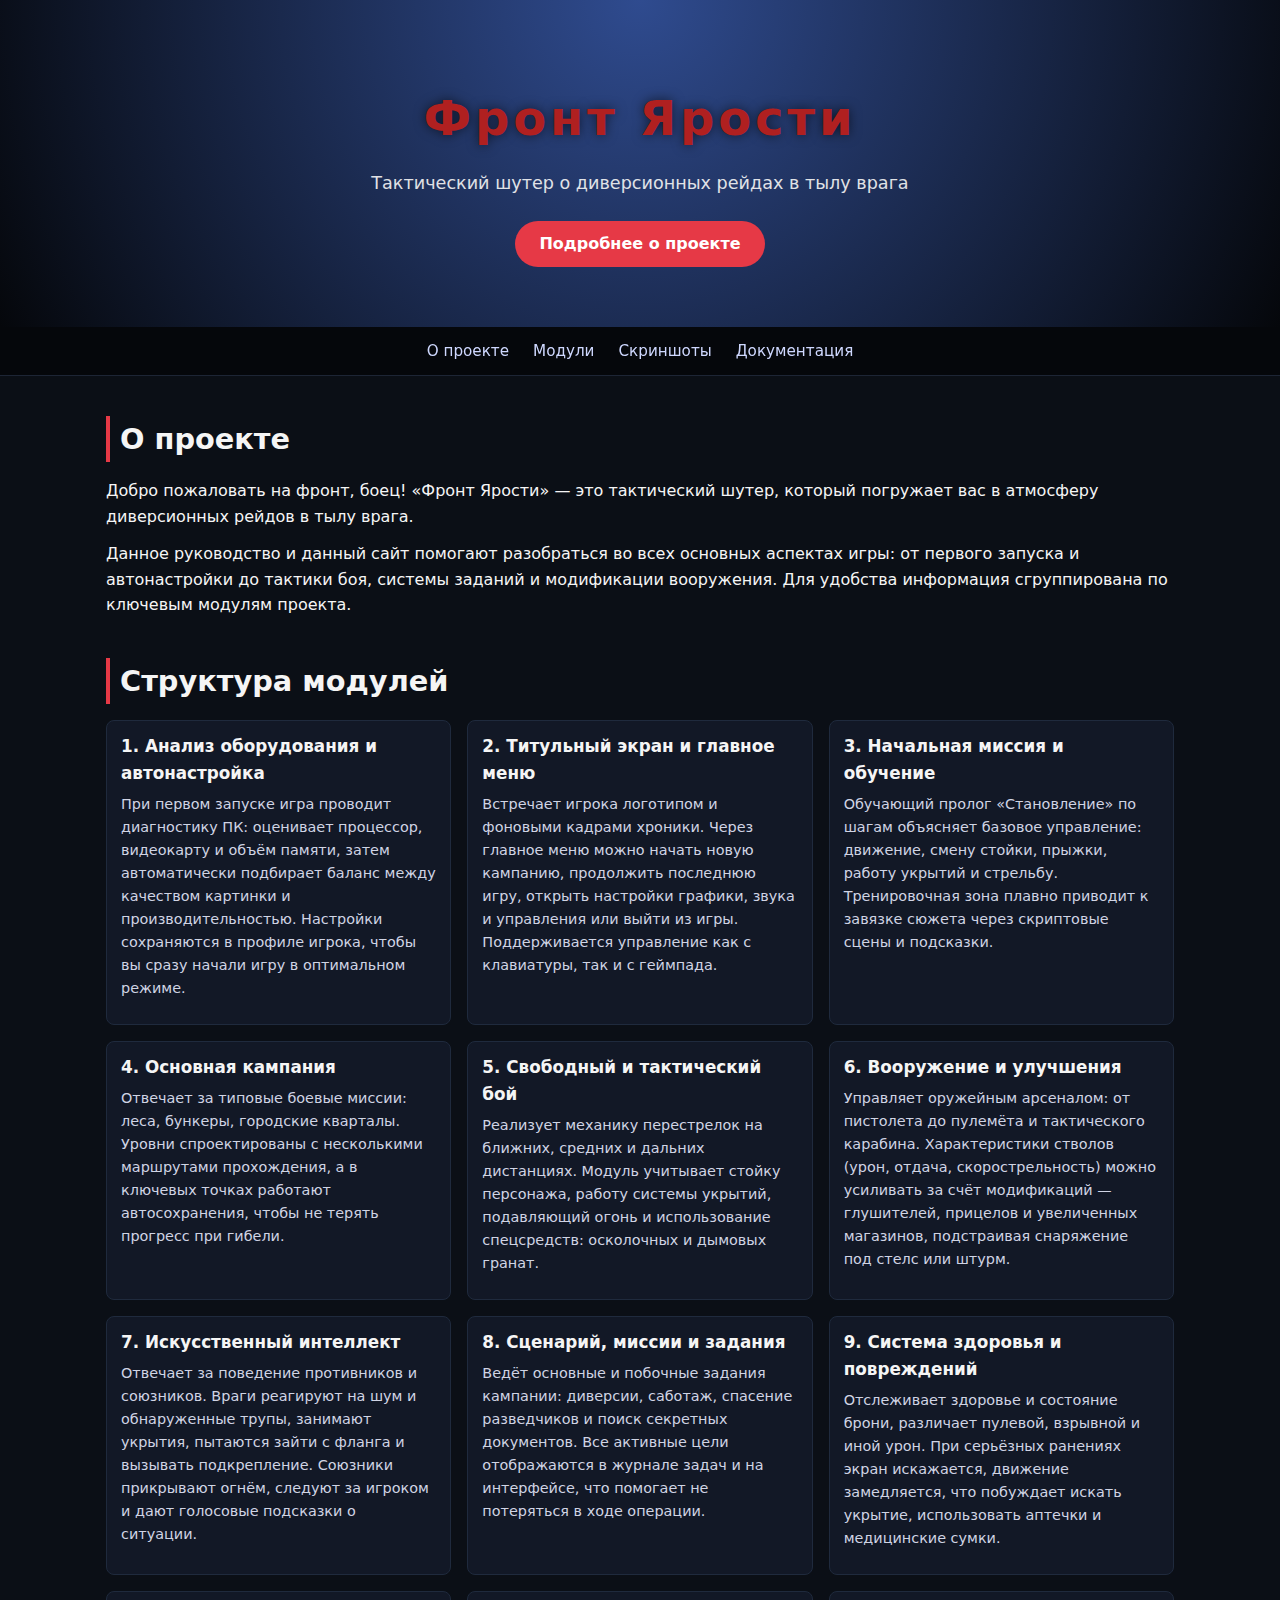
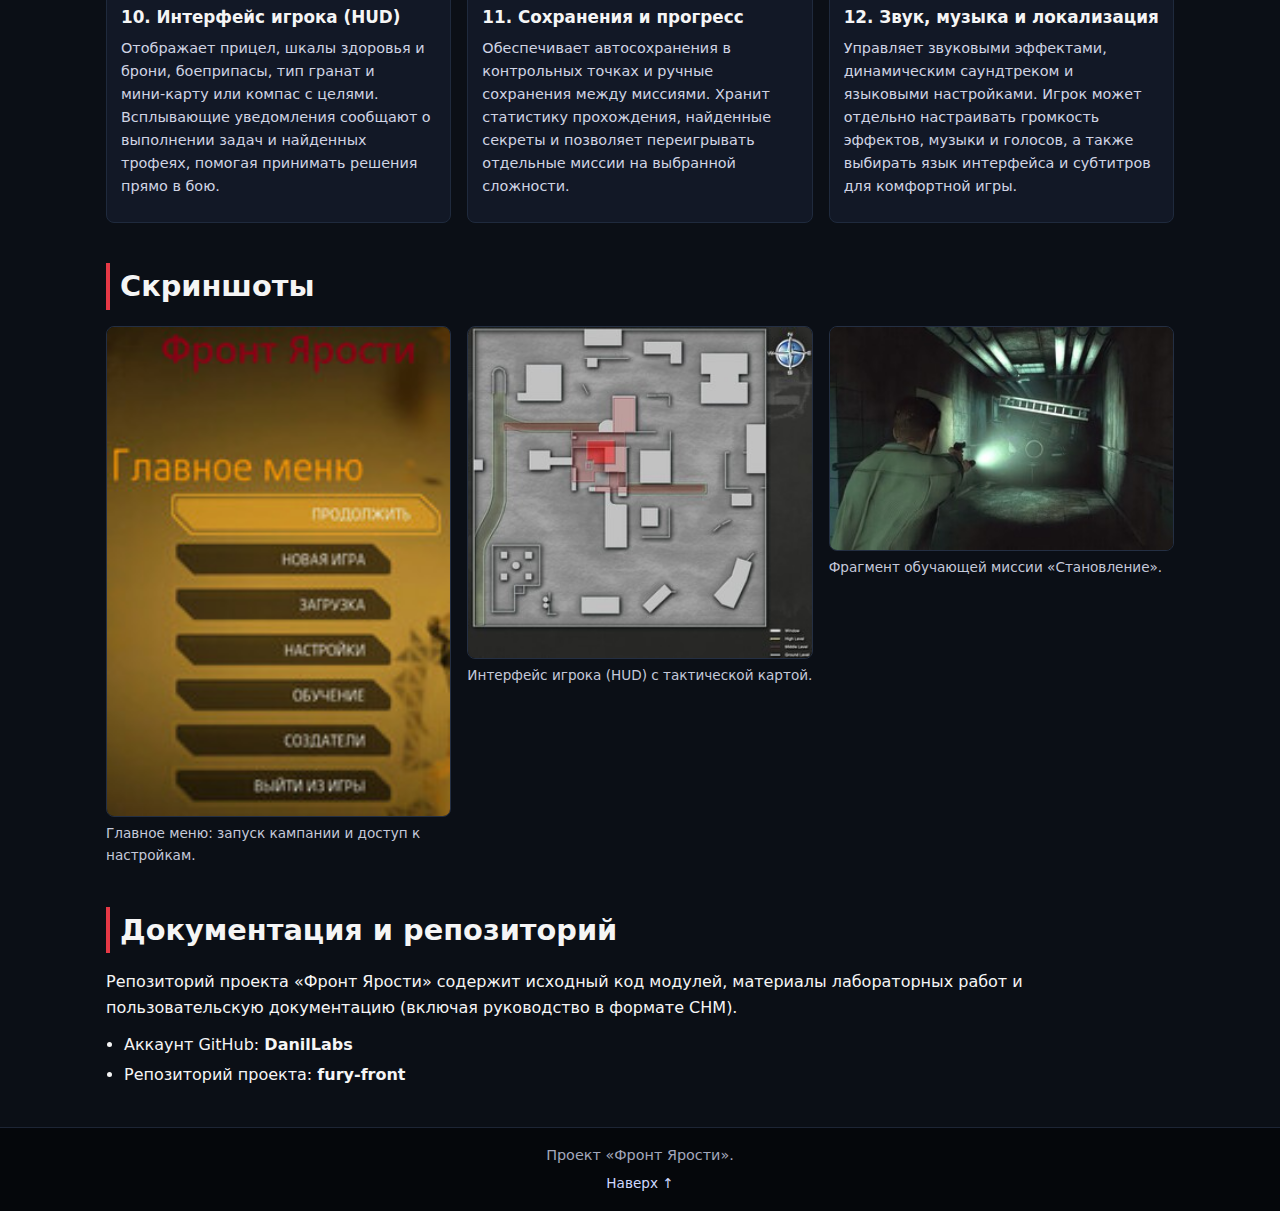
<file: index.html>
<!DOCTYPE html>
<html lang="ru">
<head>
    <meta charset="UTF-8">
    <title>Фронт Ярости — презентация проекта</title>
    <link rel="stylesheet" href="style.css">
</head>
<body>
<header class="hero" id="top">
    <div class="hero-inner">
        <h1>Фронт Ярости</h1>
        <p class="hero-subtitle">
            Тактический шутер о диверсионных рейдах в тылу врага
        </p>
        <a href="#about" class="btn-primary">Подробнее о проекте</a>
    </div>
</header>

<nav class="nav">
    <a href="#about">О проекте</a>
    <a href="#modules">Модули</a>
    <a href="#screens">Скриншоты</a>
    <a href="#docs">Документация</a>
</nav>

<main>
    <section id="about" class="section">
        <h2>О проекте</h2>
        <p>
            Добро пожаловать на фронт, боец! «Фронт Ярости» — это тактический шутер,
            который погружает вас в атмосферу диверсионных рейдов в тылу врага.
        </p>
        <p>
            Данное руководство и данный сайт помогают разобраться во всех основных аспектах игры:
            от первого запуска и автонастройки до тактики боя, системы заданий и модификации
            вооружения. Для удобства информация сгруппирована по ключевым модулям проекта.
        </p>
    </section>

    <section id="modules" class="section">
        <h2>Структура модулей</h2>
        <div class="modules-grid">
            <article class="module-card">
                <h3>1. Анализ оборудования и автонастройка</h3>
                <p>
                    При первом запуске игра проводит диагностику ПК: оценивает процессор,
                    видеокарту и объём памяти, затем автоматически подбирает баланс между
                    качеством картинки и производительностью. Настройки сохраняются в профиле
                    игрока, чтобы вы сразу начали игру в оптимальном режиме.
                </p>
            </article>

            <article class="module-card">
                <h3>2. Титульный экран и главное меню</h3>
                <p>
                    Встречает игрока логотипом и фоновыми кадрами хроники. Через главное меню
                    можно начать новую кампанию, продолжить последнюю игру, открыть настройки
                    графики, звука и управления или выйти из игры. Поддерживается управление
                    как с клавиатуры, так и с геймпада.
                </p>
            </article>

            <article class="module-card">
                <h3>3. Начальная миссия и обучение</h3>
                <p>
                    Обучающий пролог «Становление» по шагам объясняет базовое управление:
                    движение, смену стойки, прыжки, работу укрытий и стрельбу. Тренировочная
                    зона плавно приводит к завязке сюжета через скриптовые сцены и подсказки.
                </p>
            </article>

            <article class="module-card">
                <h3>4. Основная кампания</h3>
                <p>
                    Отвечает за типовые боевые миссии: леса, бункеры, городские кварталы.
                    Уровни спроектированы с несколькими маршрутами прохождения, а в ключевых
                    точках работают автосохранения, чтобы не терять прогресс при гибели.
                </p>
            </article>

            <article class="module-card">
                <h3>5. Свободный и тактический бой</h3>
                <p>
                    Реализует механику перестрелок на ближних, средних и дальних дистанциях.
                    Модуль учитывает стойку персонажа, работу системы укрытий, подавляющий огонь
                    и использование спецсредств: осколочных и дымовых гранат.
                </p>
            </article>

            <article class="module-card">
                <h3>6. Вооружение и улучшения</h3>
                <p>
                    Управляет оружейным арсеналом: от пистолета до пулемёта и тактического
                    карабина. Характеристики стволов (урон, отдача, скорострельность) можно
                    усиливать за счёт модификаций — глушителей, прицелов и увеличенных магазинов,
                    подстраивая снаряжение под стелс или штурм.
                </p>
            </article>

            <article class="module-card">
                <h3>7. Искусственный интеллект</h3>
                <p>
                    Отвечает за поведение противников и союзников. Враги реагируют на шум и
                    обнаруженные трупы, занимают укрытия, пытаются зайти с фланга и вызывать
                    подкрепление. Союзники прикрывают огнём, следуют за игроком и дают голосовые
                    подсказки о ситуации.
                </p>
            </article>

            <article class="module-card">
                <h3>8. Сценарий, миссии и задания</h3>
                <p>
                    Ведёт основные и побочные задания кампании: диверсии, саботаж, спасение
                    разведчиков и поиск секретных документов. Все активные цели отображаются
                    в журнале задач и на интерфейсе, что помогает не потеряться в ходе операции.
                </p>
            </article>

            <article class="module-card">
                <h3>9. Система здоровья и повреждений</h3>
                <p>
                    Отслеживает здоровье и состояние брони, различает пулевой, взрывной и
                    иной урон. При серьёзных ранениях экран искажается, движение замедляется,
                    что побуждает искать укрытие, использовать аптечки и медицинские сумки.
                </p>
            </article>

            <article class="module-card">
                <h3>10. Интерфейс игрока (HUD)</h3>
                <p>
                    Отображает прицел, шкалы здоровья и брони, боеприпасы, тип гранат и
                    мини‑карту или компас с целями. Всплывающие уведомления сообщают о
                    выполнении задач и найденных трофеях, помогая принимать решения прямо
                    в бою.
                </p>
            </article>

            <article class="module-card">
                <h3>11. Сохранения и прогресс</h3>
                <p>
                    Обеспечивает автосохранения в контрольных точках и ручные сохранения
                    между миссиями. Хранит статистику прохождения, найденные секреты и
                    позволяет переигрывать отдельные миссии на выбранной сложности.
                </p>
            </article>

            <article class="module-card">
                <h3>12. Звук, музыка и локализация</h3>
                <p>
                    Управляет звуковыми эффектами, динамическим саундтреком и языковыми
                    настройками. Игрок может отдельно настраивать громкость эффектов,
                    музыки и голосов, а также выбирать язык интерфейса и субтитров для
                    комфортной игры.
                </p>
            </article>
        </div>
    </section>

    <section id="screens" class="section">
        <h2>Скриншоты</h2>
        <div class="screens-grid">
            <figure>
                <img src="MainMenuModule.jpg" alt="Главное меню игры">
                <figcaption>Главное меню: запуск кампании и доступ к настройкам.</figcaption>
            </figure>
            <figure>
                <img src="HudModule.jpg" alt="Интерфейс игрока с мини-картой">
                <figcaption>Интерфейс игрока (HUD) с тактической картой.</figcaption>
            </figure>
            <figure>
                <img src="TutorialModule.jpg" alt="Начальная миссия и обучение">
                <figcaption>Фрагмент обучающей миссии «Становление».</figcaption>
            </figure>
        </div>
    </section>

    <section id="docs" class="section">
        <h2>Документация и репозиторий</h2>
        <p>
            Репозиторий проекта «Фронт Ярости» содержит исходный код модулей,
            материалы лабораторных работ и пользовательскую документацию
            (включая руководство в формате CHM).
        </p>
        <ul>
            <li>Аккаунт GitHub: <strong>DanilLabs</strong></li>
            <li>Репозиторий проекта: <strong>fury-front</strong></li>
        </ul>
    </section>
</main>

<footer class="footer">
    <p>Проект «Фронт Ярости».</p>
    <a href="#top" class="to-top">Наверх ↑</a>
</footer>
</body>
</html>
</file>
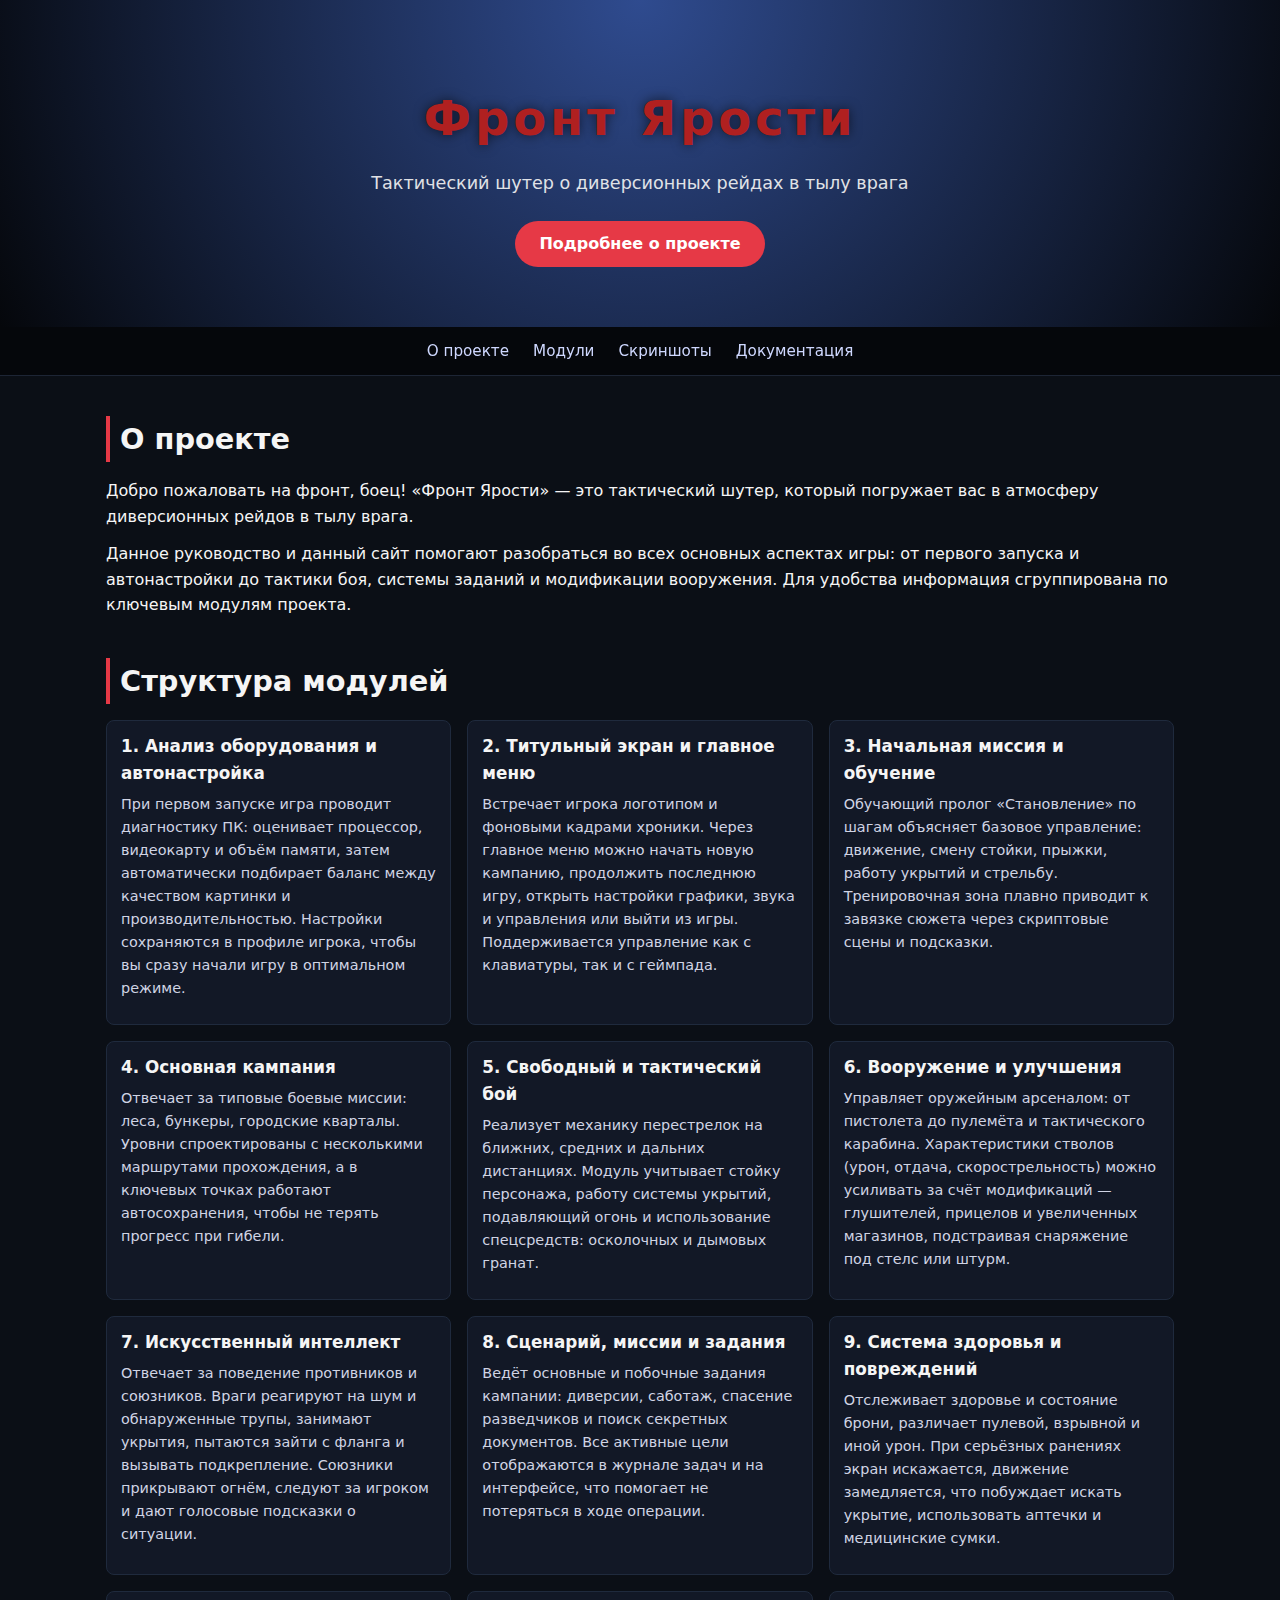
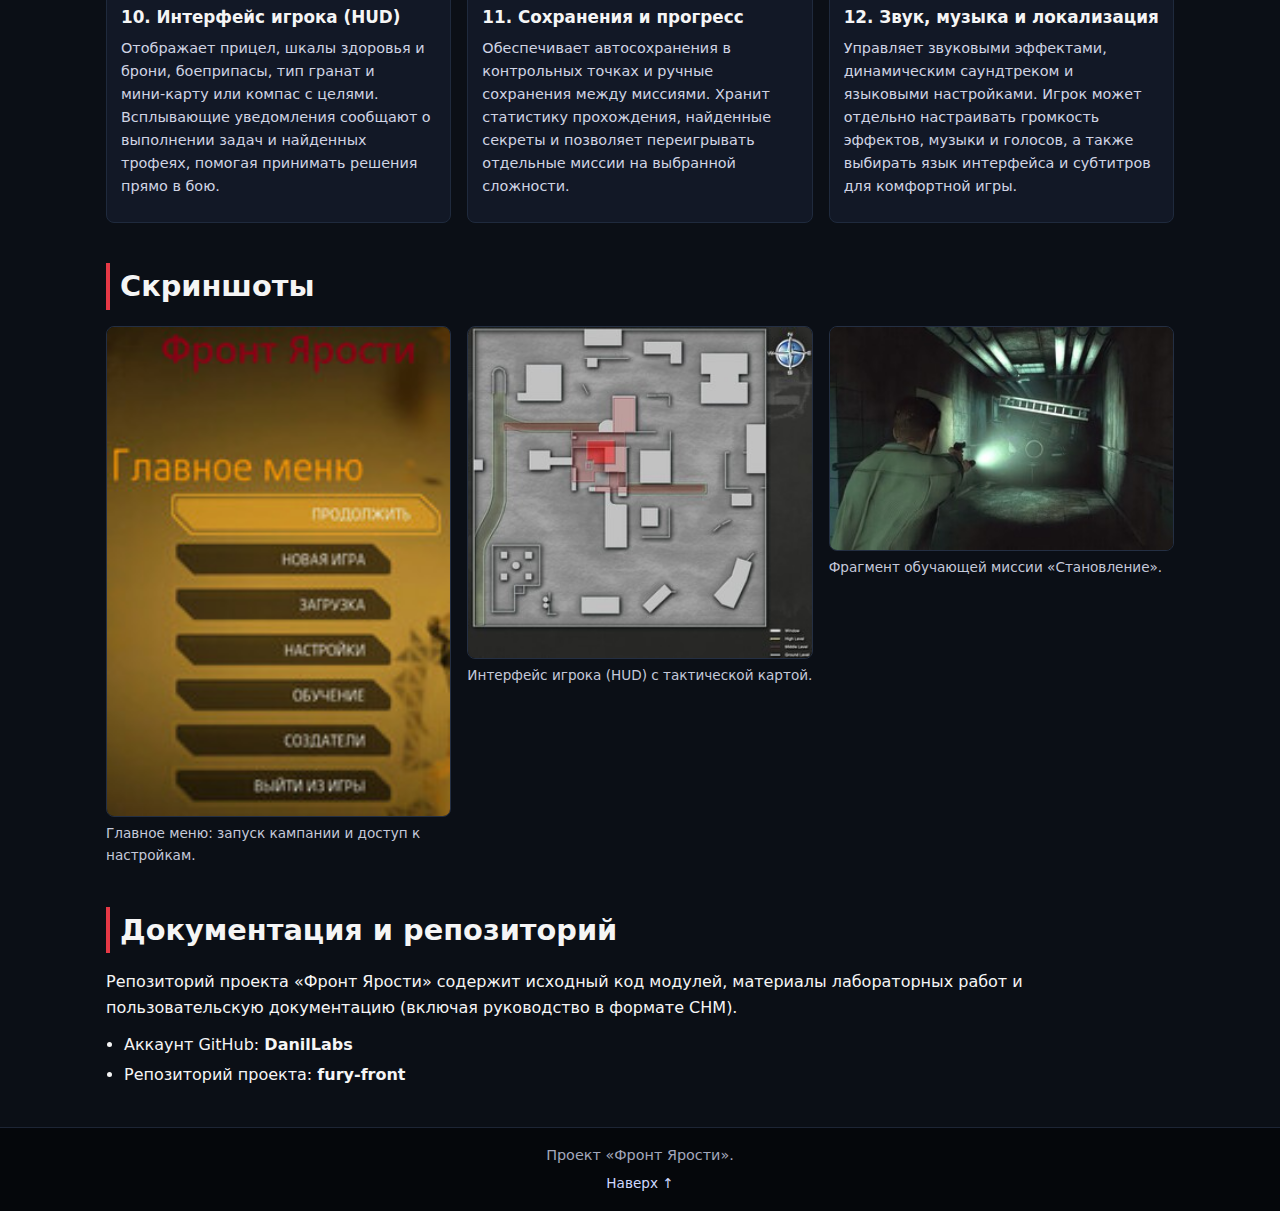
<file: Фронт ярости.html>
<!DOCTYPE html>
<html lang="ru">
<head>
    <meta charset="UTF-8">
    <title>Фронт Ярости — презентация проекта</title>
    <link rel="stylesheet" href="Фронт ярости.css">
</head>
<body>
<header class="hero" id="top">
    <div class="hero-inner">
        <h1>Фронт Ярости</h1>
        <p class="hero-subtitle">
            Тактический шутер о диверсионных рейдах в тылу врага
        </p>
        <a href="#about" class="btn-primary">Подробнее о проекте</a>
    </div>
</header>

<nav class="nav">
    <a href="#about">О проекте</a>
    <a href="#modules">Модули</a>
    <a href="#screens">Скриншоты</a>
    <a href="#docs">Документация</a>
</nav>

<main>
    <section id="about" class="section">
        <h2>О проекте</h2>
        <p>
            Добро пожаловать на фронт, боец! «Фронт Ярости» — это тактический шутер,
            который погружает вас в атмосферу диверсионных рейдов в тылу врага.
        </p>
        <p>
            Данное руководство и данный сайт помогают разобраться во всех основных аспектах игры:
            от первого запуска и автонастройки до тактики боя, системы заданий и модификации
            вооружения. Для удобства информация сгруппирована по ключевым модулям проекта.
        </p>
    </section>

    <section id="modules" class="section">
        <h2>Структура модулей</h2>
        <div class="modules-grid">
            <article class="module-card">
                <h3>1. Анализ оборудования и автонастройка</h3>
                <p>
                    При первом запуске игра проводит диагностику ПК: оценивает процессор,
                    видеокарту и объём памяти, затем автоматически подбирает баланс между
                    качеством картинки и производительностью. Настройки сохраняются в профиле
                    игрока, чтобы вы сразу начали игру в оптимальном режиме.
                </p>
            </article>

            <article class="module-card">
                <h3>2. Титульный экран и главное меню</h3>
                <p>
                    Встречает игрока логотипом и фоновыми кадрами хроники. Через главное меню
                    можно начать новую кампанию, продолжить последнюю игру, открыть настройки
                    графики, звука и управления или выйти из игры. Поддерживается управление
                    как с клавиатуры, так и с геймпада.
                </p>
            </article>

            <article class="module-card">
                <h3>3. Начальная миссия и обучение</h3>
                <p>
                    Обучающий пролог «Становление» по шагам объясняет базовое управление:
                    движение, смену стойки, прыжки, работу укрытий и стрельбу. Тренировочная
                    зона плавно приводит к завязке сюжета через скриптовые сцены и подсказки.
                </p>
            </article>

            <article class="module-card">
                <h3>4. Основная кампания</h3>
                <p>
                    Отвечает за типовые боевые миссии: леса, бункеры, городские кварталы.
                    Уровни спроектированы с несколькими маршрутами прохождения, а в ключевых
                    точках работают автосохранения, чтобы не терять прогресс при гибели.
                </p>
            </article>

            <article class="module-card">
                <h3>5. Свободный и тактический бой</h3>
                <p>
                    Реализует механику перестрелок на ближних, средних и дальних дистанциях.
                    Модуль учитывает стойку персонажа, работу системы укрытий, подавляющий огонь
                    и использование спецсредств: осколочных и дымовых гранат.
                </p>
            </article>

            <article class="module-card">
                <h3>6. Вооружение и улучшения</h3>
                <p>
                    Управляет оружейным арсеналом: от пистолета до пулемёта и тактического
                    карабина. Характеристики стволов (урон, отдача, скорострельность) можно
                    усиливать за счёт модификаций — глушителей, прицелов и увеличенных магазинов,
                    подстраивая снаряжение под стелс или штурм.
                </p>
            </article>

            <article class="module-card">
                <h3>7. Искусственный интеллект</h3>
                <p>
                    Отвечает за поведение противников и союзников. Враги реагируют на шум и
                    обнаруженные трупы, занимают укрытия, пытаются зайти с фланга и вызывать
                    подкрепление. Союзники прикрывают огнём, следуют за игроком и дают голосовые
                    подсказки о ситуации.
                </p>
            </article>

            <article class="module-card">
                <h3>8. Сценарий, миссии и задания</h3>
                <p>
                    Ведёт основные и побочные задания кампании: диверсии, саботаж, спасение
                    разведчиков и поиск секретных документов. Все активные цели отображаются
                    в журнале задач и на интерфейсе, что помогает не потеряться в ходе операции.
                </p>
            </article>

            <article class="module-card">
                <h3>9. Система здоровья и повреждений</h3>
                <p>
                    Отслеживает здоровье и состояние брони, различает пулевой, взрывной и
                    иной урон. При серьёзных ранениях экран искажается, движение замедляется,
                    что побуждает искать укрытие, использовать аптечки и медицинские сумки.
                </p>
            </article>

            <article class="module-card">
                <h3>10. Интерфейс игрока (HUD)</h3>
                <p>
                    Отображает прицел, шкалы здоровья и брони, боеприпасы, тип гранат и
                    мини‑карту или компас с целями. Всплывающие уведомления сообщают о
                    выполнении задач и найденных трофеях, помогая принимать решения прямо
                    в бою.
                </p>
            </article>

            <article class="module-card">
                <h3>11. Сохранения и прогресс</h3>
                <p>
                    Обеспечивает автосохранения в контрольных точках и ручные сохранения
                    между миссиями. Хранит статистику прохождения, найденные секреты и
                    позволяет переигрывать отдельные миссии на выбранной сложности.
                </p>
            </article>

            <article class="module-card">
                <h3>12. Звук, музыка и локализация</h3>
                <p>
                    Управляет звуковыми эффектами, динамическим саундтреком и языковыми
                    настройками. Игрок может отдельно настраивать громкость эффектов,
                    музыки и голосов, а также выбирать язык интерфейса и субтитров для
                    комфортной игры.
                </p>
            </article>
        </div>
    </section>

    <section id="screens" class="section">
        <h2>Скриншоты</h2>
        <div class="screens-grid">
            <figure>
                <img src="MainMenuModule.jpg" alt="Главное меню игры">
                <figcaption>Главное меню: запуск кампании и доступ к настройкам.</figcaption>
            </figure>
            <figure>
                <img src="HudModule.jpg" alt="Интерфейс игрока с мини-картой">
                <figcaption>Интерфейс игрока (HUD) с тактической картой.</figcaption>
            </figure>
            <figure>
                <img src="TutorialModule.jpg" alt="Начальная миссия и обучение">
                <figcaption>Фрагмент обучающей миссии «Становление».</figcaption>
            </figure>
        </div>
    </section>

    <section id="docs" class="section">
        <h2>Документация и репозиторий</h2>
        <p>
            Репозиторий проекта «Фронт Ярости» содержит исходный код модулей,
            материалы лабораторных работ и пользовательскую документацию
            (включая руководство в формате CHM).
        </p>
        <ul>
            <li>Аккаунт GitHub: <strong>DanilLabs</strong></li>
            <li>Репозиторий проекта: <strong>fury-front</strong></li>
        </ul>
    </section>
</main>

<footer class="footer">
    <p>Проект «Фронт Ярости».</p>
    <a href="#top" class="to-top">Наверх ↑</a>
</footer>
</body>
</html>
</file>
<file: style.css>
* {
    box-sizing: border-box;
    margin: 0;
    padding: 0;
}

body {
    font-family: system-ui, -apple-system, BlinkMacSystemFont, "Segoe UI", sans-serif;
    background: #0b0f16;
    color: #f5f5f5;
    line-height: 1.6;
}

.hero {
    background: radial-gradient(circle at top, #2f4b8f, #05070b);
    padding: 80px 16px 60px;
    text-align: center;
}

.hero-inner {
    max-width: 800px;
    margin: 0 auto;
}

.hero h1 {
    font-size: 3rem;
    letter-spacing: 0.08em;
    text-transform: none; /* точное написание: "Фронт Ярости" */
    margin-bottom: 12px;
    color: #b02020;       /* тёмно-красный логотип */
    text-shadow: 0 0 12px rgba(0, 0, 0, 0.6);
}

.hero-subtitle {
    font-size: 1.1rem;
    opacity: 0.9;
    margin-bottom: 24px;
}

.btn-primary {
    display: inline-block;
    padding: 10px 24px;
    border-radius: 999px;
    background: #e63946;
    color: #fff;
    text-decoration: none;
    font-weight: 600;
    transition: background 0.2s ease, transform 0.1s ease;
}

.btn-primary:hover {
    background: #ff4b5a;
    transform: translateY(-1px);
}

/* Навигация */

.nav {
    display: flex;
    justify-content: center;
    gap: 24px;
    padding: 12px 16px;
    background: rgba(5, 7, 11, 0.95);
    border-bottom: 1px solid #1d2535;
    position: sticky;
    top: 0;
    z-index: 10;
}

.nav a {
    color: #cfd8ff;
    text-decoration: none;
    font-size: 0.95rem;
}

.nav a:hover {
    color: #ffffff;
}

/* Секции */

.section {
    max-width: 1100px;
    margin: 40px auto;
    padding: 0 16px;
}

.section h2 {
    font-size: 1.8rem;
    margin-bottom: 16px;
    border-left: 4px solid #e63946;
    padding-left: 10px;
}

.section p {
    margin-bottom: 12px;
}

/* Модули */

.modules-grid {
    display: grid;
    grid-template-columns: repeat(auto-fit, minmax(260px, 1fr));
    gap: 16px;
    margin-top: 16px;
}

.module-card {
    background: #121826;
    border-radius: 8px;
    padding: 12px 14px;
    border: 1px solid #1f2a3d;
}

.module-card h3 {
    font-size: 1.05rem;
    margin-bottom: 6px;
}

.module-card p {
    font-size: 0.9rem;
    color: #d0d4e4;
}

/* Скриншоты */

.screens-grid {
    display: grid;
    grid-template-columns: repeat(auto-fit, minmax(260px, 1fr));
    gap: 16px;
    margin-top: 16px;
}

.screens-grid img {
    width: 100%;
    border-radius: 8px;
    border: 1px solid #242f43;
    display: block;
}

.screens-grid figcaption {
    font-size: 0.85rem;
    margin-top: 6px;
    color: #c5c9da;
}

/* Документация */

#docs ul {
    margin-top: 8px;
    padding-left: 18px;
}

#docs li {
    margin-bottom: 4px;
}

/* Подвал */

.footer {
    margin-top: 40px;
    padding: 16px;
    text-align: center;
    font-size: 0.9rem;
    color: #a3a8bc;
    border-top: 1px solid #1d2535;
    background: #05070b;
}

.to-top {
    display: inline-block;
    margin-top: 6px;
    color: #cfd8ff;
    text-decoration: none;
    font-size: 0.85rem;
}

.to-top:hover {
    color: #ffffff;
}

/* Адаптив */

@media (max-width: 600px) {
    .hero h1 {
        font-size: 2.2rem;
    }

    .nav {
        flex-wrap: wrap;
        gap: 12px;
    }
}
</file>
<file: Фронт ярости.css>
* {
    box-sizing: border-box;
    margin: 0;
    padding: 0;
}

body {
    font-family: system-ui, -apple-system, BlinkMacSystemFont, "Segoe UI", sans-serif;
    background: #0b0f16;
    color: #f5f5f5;
    line-height: 1.6;
}

.hero {
    background: radial-gradient(circle at top, #2f4b8f, #05070b);
    padding: 80px 16px 60px;
    text-align: center;
}

.hero-inner {
    max-width: 800px;
    margin: 0 auto;
}

.hero h1 {
    font-size: 3rem;
    letter-spacing: 0.08em;
    text-transform: none; /* точное написание: "Фронт Ярости" */
    margin-bottom: 12px;
    color: #b02020;       /* тёмно-красный логотип */
    text-shadow: 0 0 12px rgba(0, 0, 0, 0.6);
}

.hero-subtitle {
    font-size: 1.1rem;
    opacity: 0.9;
    margin-bottom: 24px;
}

.btn-primary {
    display: inline-block;
    padding: 10px 24px;
    border-radius: 999px;
    background: #e63946;
    color: #fff;
    text-decoration: none;
    font-weight: 600;
    transition: background 0.2s ease, transform 0.1s ease;
}

.btn-primary:hover {
    background: #ff4b5a;
    transform: translateY(-1px);
}

/* Навигация */

.nav {
    display: flex;
    justify-content: center;
    gap: 24px;
    padding: 12px 16px;
    background: rgba(5, 7, 11, 0.95);
    border-bottom: 1px solid #1d2535;
    position: sticky;
    top: 0;
    z-index: 10;
}

.nav a {
    color: #cfd8ff;
    text-decoration: none;
    font-size: 0.95rem;
}

.nav a:hover {
    color: #ffffff;
}

/* Секции */

.section {
    max-width: 1100px;
    margin: 40px auto;
    padding: 0 16px;
}

.section h2 {
    font-size: 1.8rem;
    margin-bottom: 16px;
    border-left: 4px solid #e63946;
    padding-left: 10px;
}

.section p {
    margin-bottom: 12px;
}

/* Модули */

.modules-grid {
    display: grid;
    grid-template-columns: repeat(auto-fit, minmax(260px, 1fr));
    gap: 16px;
    margin-top: 16px;
}

.module-card {
    background: #121826;
    border-radius: 8px;
    padding: 12px 14px;
    border: 1px solid #1f2a3d;
}

.module-card h3 {
    font-size: 1.05rem;
    margin-bottom: 6px;
}

.module-card p {
    font-size: 0.9rem;
    color: #d0d4e4;
}

/* Скриншоты */

.screens-grid {
    display: grid;
    grid-template-columns: repeat(auto-fit, minmax(260px, 1fr));
    gap: 16px;
    margin-top: 16px;
}

.screens-grid img {
    width: 100%;
    border-radius: 8px;
    border: 1px solid #242f43;
    display: block;
}

.screens-grid figcaption {
    font-size: 0.85rem;
    margin-top: 6px;
    color: #c5c9da;
}

/* Документация */

#docs ul {
    margin-top: 8px;
    padding-left: 18px;
}

#docs li {
    margin-bottom: 4px;
}

/* Подвал */

.footer {
    margin-top: 40px;
    padding: 16px;
    text-align: center;
    font-size: 0.9rem;
    color: #a3a8bc;
    border-top: 1px solid #1d2535;
    background: #05070b;
}

.to-top {
    display: inline-block;
    margin-top: 6px;
    color: #cfd8ff;
    text-decoration: none;
    font-size: 0.85rem;
}

.to-top:hover {
    color: #ffffff;
}

/* Адаптив */

@media (max-width: 600px) {
    .hero h1 {
        font-size: 2.2rem;
    }

    .nav {
        flex-wrap: wrap;
        gap: 12px;
    }
}
</file>
